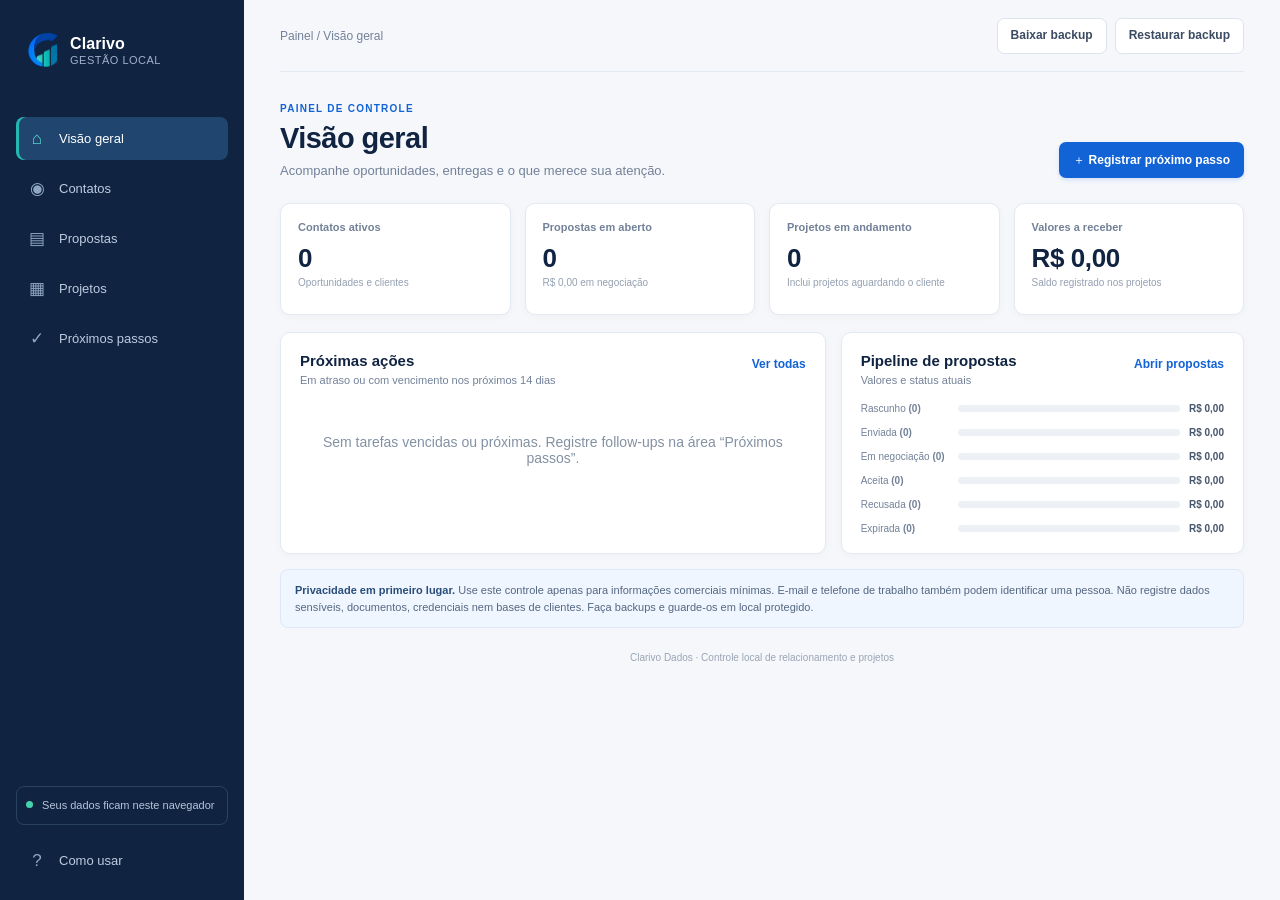
<file: gestao/index.html>
<!doctype html>
<html lang="pt-BR">
<head>
  <meta charset="utf-8">
  <meta name="viewport" content="width=device-width, initial-scale=1">
  <meta name="theme-color" content="#102341">
  <link rel="icon" type="image/png" href="./assets/favicon.png">
  <title>Gestão Clarivo — CRM local</title>
  <link rel="stylesheet" href="./style.css">
  <script src="./app.js" defer></script>
</head>
<body>
  <div class="app-shell">
    <aside class="sidebar">
      <a class="brand" href="#" aria-label="Clarivo Gestão">
        <img src="./assets/clarivo-mark.png" alt="">
        <span><strong>Clarivo</strong><small>gestão local</small></span>
      </a>
      <nav class="main-nav" aria-label="Navegação principal">
        <button class="nav-link active" data-view="dashboard"><span class="nav-icon">⌂</span>Visão geral</button>
        <button class="nav-link" data-view="clients"><span class="nav-icon">◉</span>Contatos</button>
        <button class="nav-link" data-view="proposals"><span class="nav-icon">▤</span>Propostas</button>
        <button class="nav-link" data-view="projects"><span class="nav-icon">▦</span>Projetos</button>
        <button class="nav-link" data-view="tasks"><span class="nav-icon">✓</span>Próximos passos</button>
      </nav>
      <div class="sidebar-bottom">
        <div class="local-badge"><span></span> Seus dados ficam neste navegador</div>
        <button class="nav-link" data-view="help"><span class="nav-icon">?</span>Como usar</button>
      </div>
    </aside>

    <main class="main-content">
      <header class="topbar">
        <div class="mobile-brand"><img src="./assets/clarivo-mark.png" alt=""><strong>Clarivo Gestão</strong></div>
        <div id="breadcrumb" class="breadcrumb">Painel / Visão geral</div>
        <div class="top-actions">
          <button class="button button-quiet" id="export-backup">Baixar backup</button>
          <label class="button button-quiet file-button" for="import-backup">Restaurar backup</label>
          <input id="import-backup" type="file" accept="application/json,.json" hidden>
        </div>
      </header>

      <div id="notice" class="notice" role="status" aria-live="polite" hidden></div>

      <section class="view active" id="view-dashboard">
        <div class="page-heading">
          <div><p class="eyebrow">PAINEL DE CONTROLE</p><h1>Visão geral</h1><p class="subtitle">Acompanhe oportunidades, entregas e o que merece sua atenção.</p></div>
          <button class="button button-primary" data-create="tasks">＋ Registrar próximo passo</button>
        </div>
        <div class="metric-grid" id="metrics"></div>
        <div class="dashboard-grid">
          <article class="panel">
            <div class="panel-heading"><div><h2>Próximas ações</h2><p>Em atraso ou com vencimento nos próximos 14 dias</p></div><button class="text-button" data-view="tasks">Ver todas</button></div>
            <div id="due-tasks" class="compact-list"></div>
          </article>
          <article class="panel">
            <div class="panel-heading"><div><h2>Pipeline de propostas</h2><p>Valores e status atuais</p></div><button class="text-button" data-view="proposals">Abrir propostas</button></div>
            <div id="pipeline" class="pipeline"></div>
          </article>
        </div>
        <div class="privacy-note"><strong>Privacidade em primeiro lugar.</strong> Use este controle apenas para informações comerciais mínimas. E-mail e telefone de trabalho também podem identificar uma pessoa. Não registre dados sensíveis, documentos, credenciais nem bases de clientes. Faça backups e guarde-os em local protegido.</div>
      </section>

      <section class="view" id="view-clients">
        <div class="page-heading">
          <div><p class="eyebrow">RELACIONAMENTO</p><h1>Contatos</h1><p class="subtitle">Leads, clientes e o próximo acompanhamento.</p></div>
          <button class="button button-primary" data-create="clients">＋ Novo contato</button>
        </div>
        <div class="panel table-panel">
          <div class="table-toolbar"><label class="search-box"><span>⌕</span><input type="search" placeholder="Buscar empresa, contato ou etapa…" data-search="clients"></label><button class="button button-quiet" data-export-csv="clients">Exportar CSV</button></div>
          <div class="table-wrap"><table><thead id="head-clients"></thead><tbody id="body-clients"></tbody></table></div>
          <div class="table-footer" id="footer-clients"></div>
        </div>
      </section>

      <section class="view" id="view-proposals">
        <div class="page-heading">
          <div><p class="eyebrow">VENDAS</p><h1>Propostas</h1><p class="subtitle">Registre escopo, valor, validade e resultado de cada proposta.</p></div>
          <button class="button button-primary" data-create="proposals">＋ Nova proposta</button>
        </div>
        <div class="panel table-panel">
          <div class="table-toolbar"><label class="search-box"><span>⌕</span><input type="search" placeholder="Buscar cliente, serviço ou status…" data-search="proposals"></label><button class="button button-quiet" data-export-csv="proposals">Exportar CSV</button></div>
          <div class="table-wrap"><table><thead id="head-proposals"></thead><tbody id="body-proposals"></tbody></table></div>
          <div class="table-footer" id="footer-proposals"></div>
        </div>
      </section>

      <section class="view" id="view-projects">
        <div class="page-heading">
          <div><p class="eyebrow">ENTREGA</p><h1>Projetos</h1><p class="subtitle">Acompanhe prazo, status, recebimentos e local dos documentos.</p></div>
          <button class="button button-primary" data-create="projects">＋ Novo projeto</button>
        </div>
        <div class="panel table-panel">
          <div class="table-toolbar"><label class="search-box"><span>⌕</span><input type="search" placeholder="Buscar projeto, cliente ou status…" data-search="projects"></label><button class="button button-quiet" data-export-csv="projects">Exportar CSV</button></div>
          <div class="table-wrap"><table><thead id="head-projects"></thead><tbody id="body-projects"></tbody></table></div>
          <div class="table-footer" id="footer-projects"></div>
        </div>
      </section>

      <section class="view" id="view-tasks">
        <div class="page-heading">
          <div><p class="eyebrow">ROTINA</p><h1>Próximos passos</h1><p class="subtitle">Registre follow-ups e tarefas pontuais para não perder o fio.</p></div>
          <button class="button button-primary" data-create="tasks">＋ Nova tarefa</button>
        </div>
        <div class="panel table-panel">
          <div class="table-toolbar"><label class="search-box"><span>⌕</span><input type="search" placeholder="Buscar tarefa, cliente ou status…" data-search="tasks"></label><button class="button button-quiet" data-export-csv="tasks">Exportar CSV</button></div>
          <div class="table-wrap"><table><thead id="head-tasks"></thead><tbody id="body-tasks"></tbody></table></div>
          <div class="table-footer" id="footer-tasks"></div>
        </div>
      </section>

      <section class="view" id="view-help">
        <div class="page-heading"><div><p class="eyebrow">COMECE POR AQUI</p><h1>Como usar</h1><p class="subtitle">Um controle leve para tocar a Clarivo sem contratar uma plataforma.</p></div></div>
        <div class="help-grid">
          <article class="panel help-card"><span class="help-number">01</span><h2>Cadastre um contato</h2><p>Registre empresa, pessoa de contato, origem, etapa comercial e a próxima data de acompanhamento.</p></article>
          <article class="panel help-card"><span class="help-number">02</span><h2>Acompanhe a proposta</h2><p>Associe uma proposta ao contato. Anote valor, validade, status e o caminho do arquivo da proposta preenchida.</p></article>
          <article class="panel help-card"><span class="help-number">03</span><h2>Organize a execução</h2><p>Quando fechar, crie um projeto, acompanhe prazo, saldo e caminho dos documentos. Use tarefas para follow-ups.</p></article>
          <article class="panel help-card"><span class="help-number">04</span><h2>Faça backup</h2><p>Baixe um backup JSON periodicamente e antes de trocar de navegador ou computador. Restaurar substitui os registros atuais.</p></article>
        </div>
        <article class="panel help-detail">
          <h2>Estrutura de pastas sugerida</h2>
          <p>Guarde os documentos do trabalho em pastas locais separadas por cliente e projeto. No campo “Pasta dos documentos”, registre apenas o caminho da pasta — não anexe bases nem arquivos pessoais ao sistema.</p>
          <pre>Clientes/
  Empresa - Projeto - AAAA-MM/
    01-Comercial/
    02-Contrato/
    03-Recebidos/       (acesso restrito e descarte no prazo acordado)
    04-Entregas/
    05-Financeiro/</pre>
          <h2>Cuidados importantes</h2>
          <ul>
            <li>O sistema funciona localmente e não envia dados para serviços externos. Os dados ficam no armazenamento deste navegador e perfil do computador.</li>
            <li>O armazenamento do navegador <strong>não é criptografado pelo aplicativo</strong>. Use um computador com conta protegida e criptografia de disco; não use em computador compartilhado.</li>
            <li>E-mail e telefone de trabalho também podem ser dados pessoais: registre só o necessário. Não guarde CPF/CNPJ de pessoas, dados bancários, senhas, dados sensíveis ou arquivos de clientes aqui.</li>
            <li>Mantenha apenas dados comerciais básicos e caminhos de documentos.</li>
            <li>O backup JSON é legível e não criptografado. Proteja-o como informação confidencial e evite colocá-lo em pasta sincronizada ou compartilhada sem avaliar o acesso.</li>
            <li>Este é um controle operacional simples, não substitui contrato, armazenamento seguro de arquivos, sistema contábil ou orientação jurídica.</li>
          </ul>
          <div class="help-actions"><button class="button button-primary" id="help-export">Baixar backup agora</button><label class="button button-quiet file-button" for="import-backup">Restaurar backup</label><button class="button button-quiet" data-view="dashboard">Voltar ao painel</button></div>
        </article>
      </section>

      <footer class="app-footer">Clarivo Dados · Controle local de relacionamento e projetos</footer>
    </main>
  </div>

  <dialog id="record-dialog" class="record-dialog">
    <form id="record-form" method="dialog">
      <div class="dialog-heading"><div><p class="eyebrow" id="form-eyebrow">REGISTRO</p><h2 id="form-title">Novo registro</h2></div><button type="button" class="icon-button" id="close-dialog" aria-label="Fechar">×</button></div>
      <div id="form-fields" class="form-grid"></div>
      <div class="dialog-actions"><button type="button" class="button button-quiet" id="cancel-dialog">Cancelar</button><button type="submit" class="button button-primary">Salvar registro</button></div>
    </form>
  </dialog>
</body>
</html>
</file>
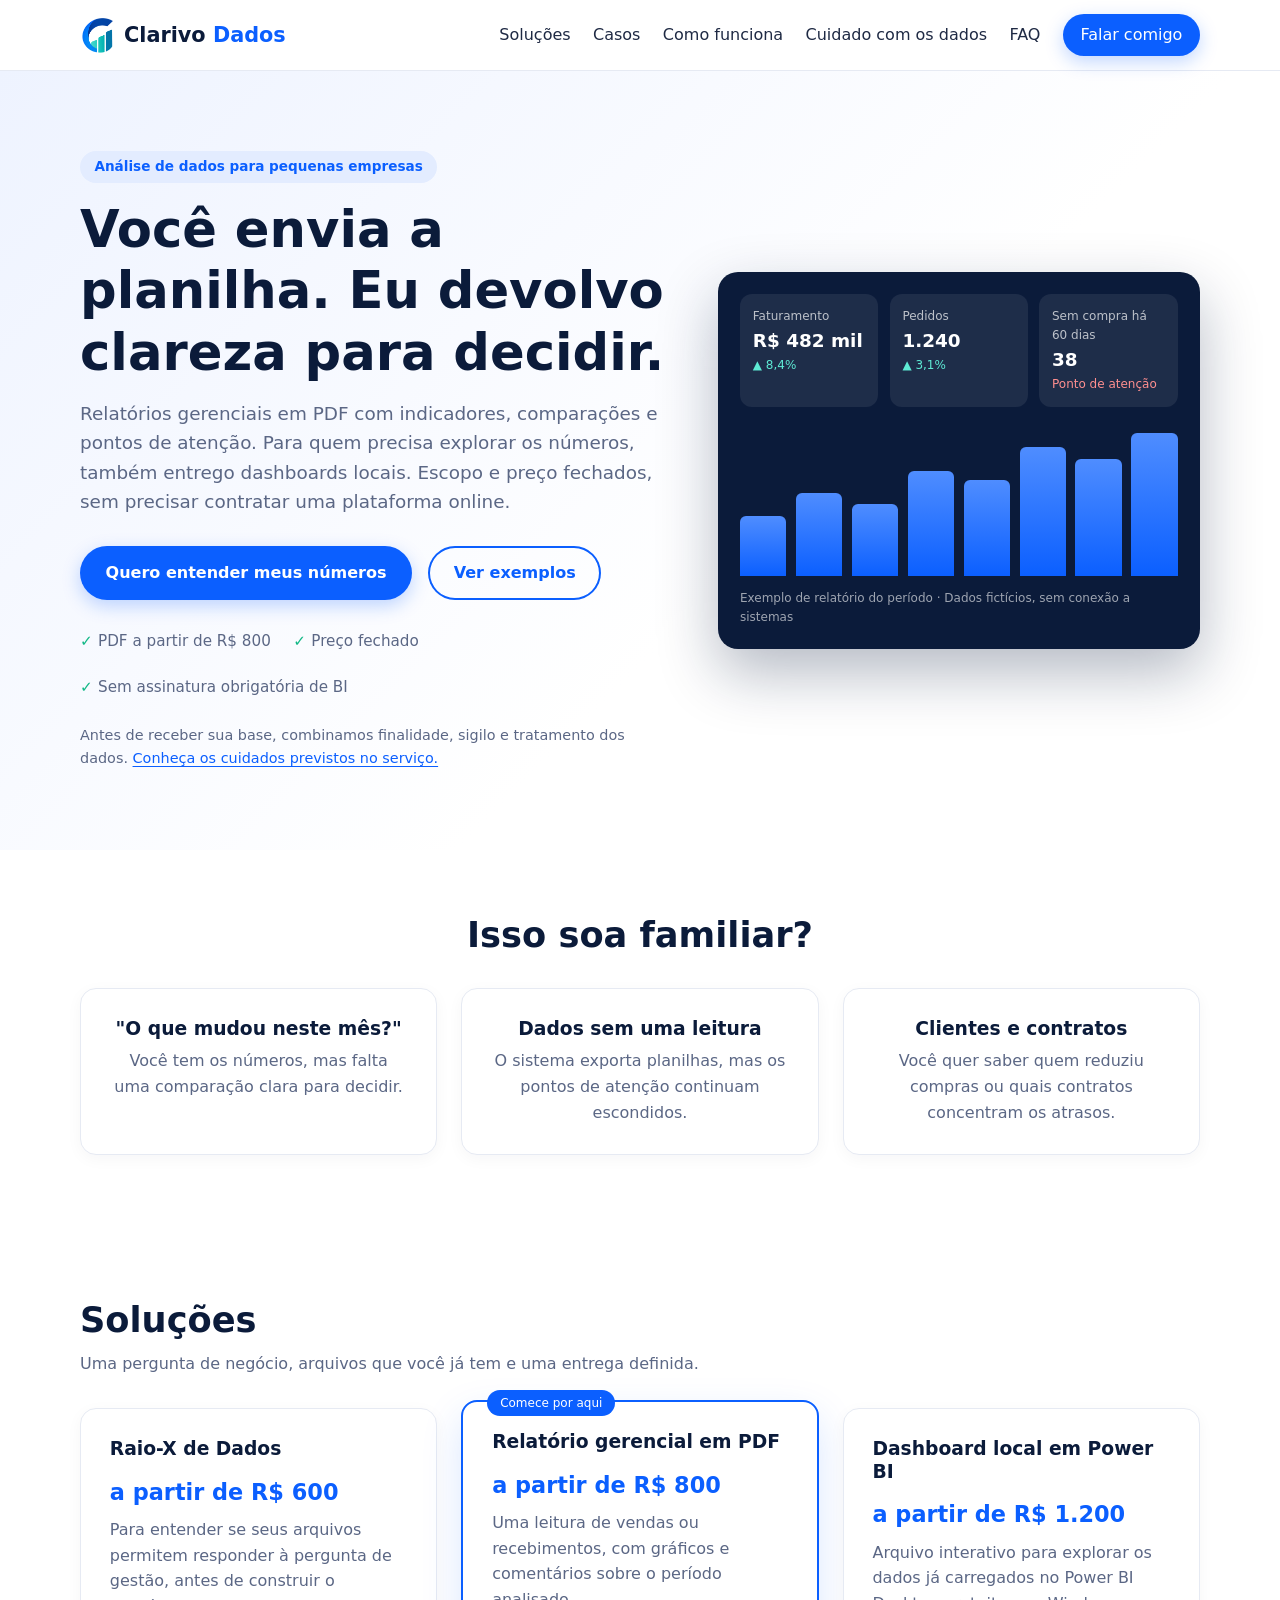
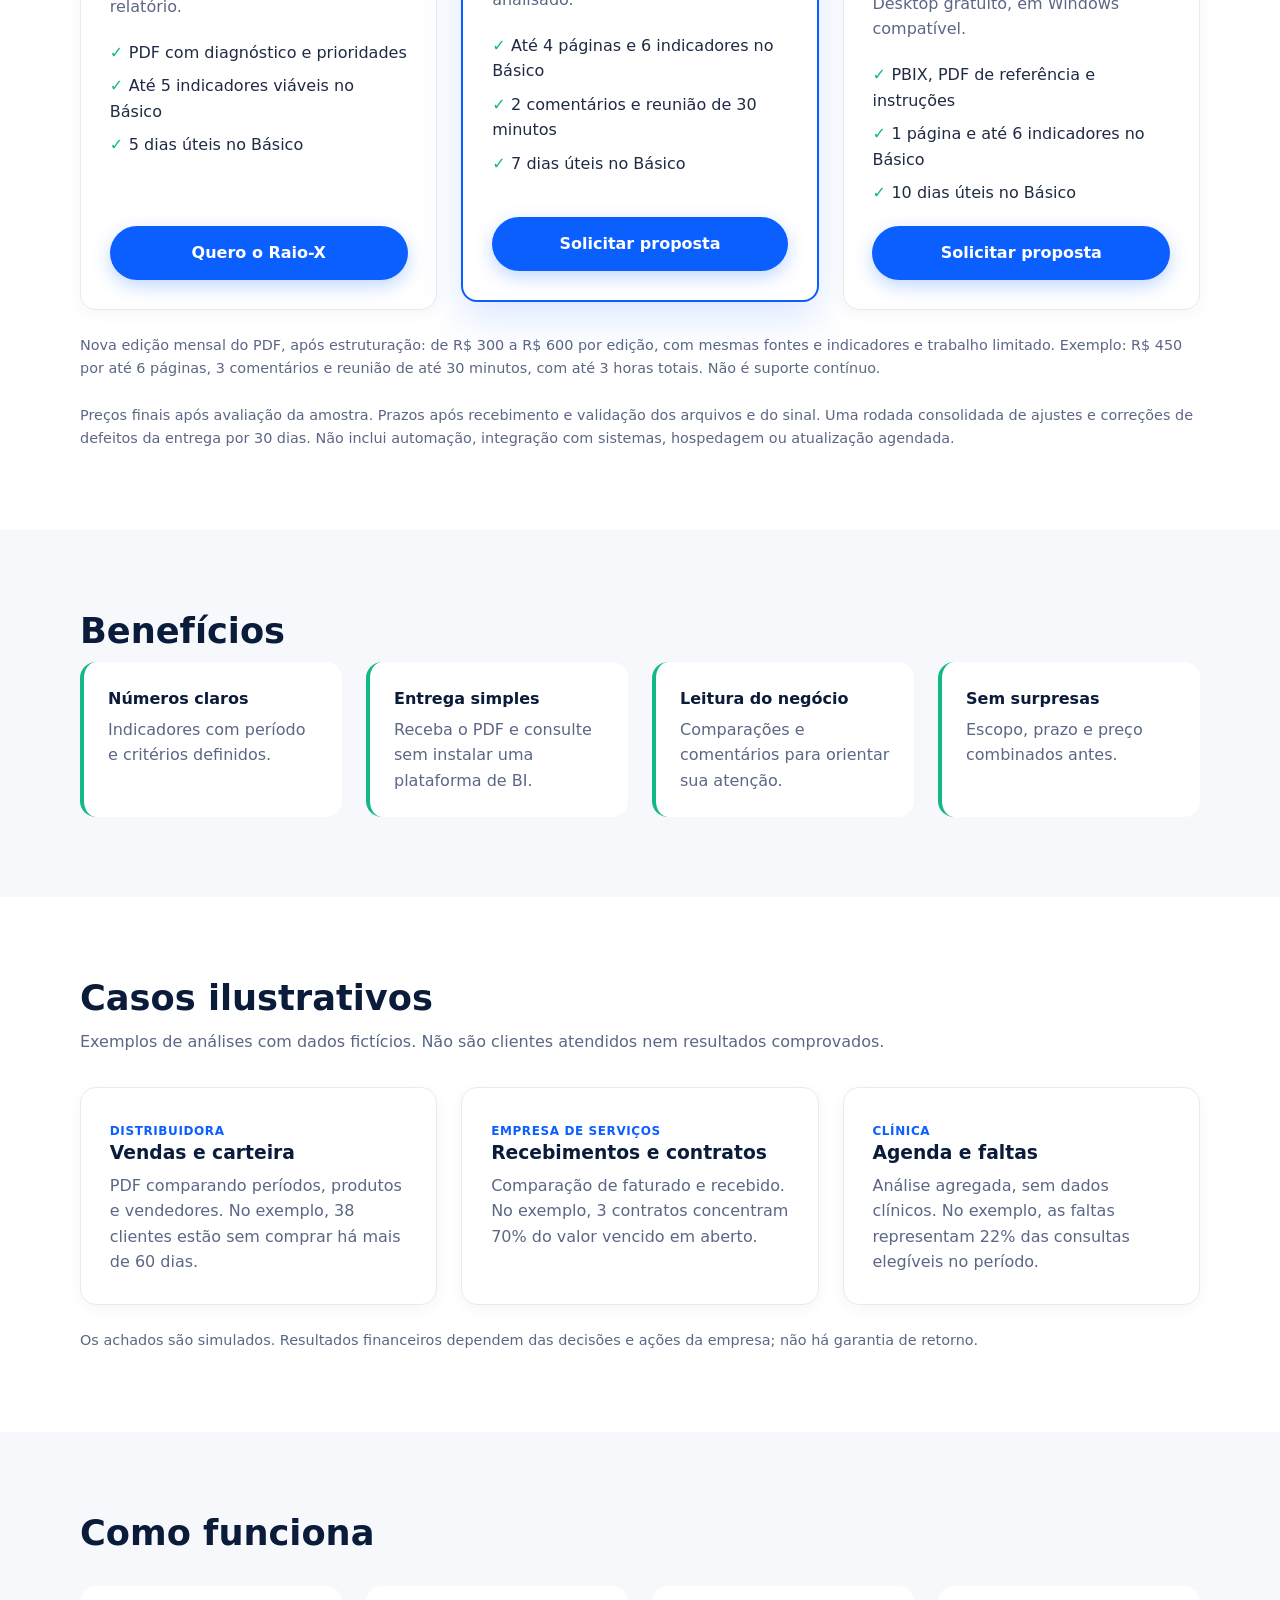
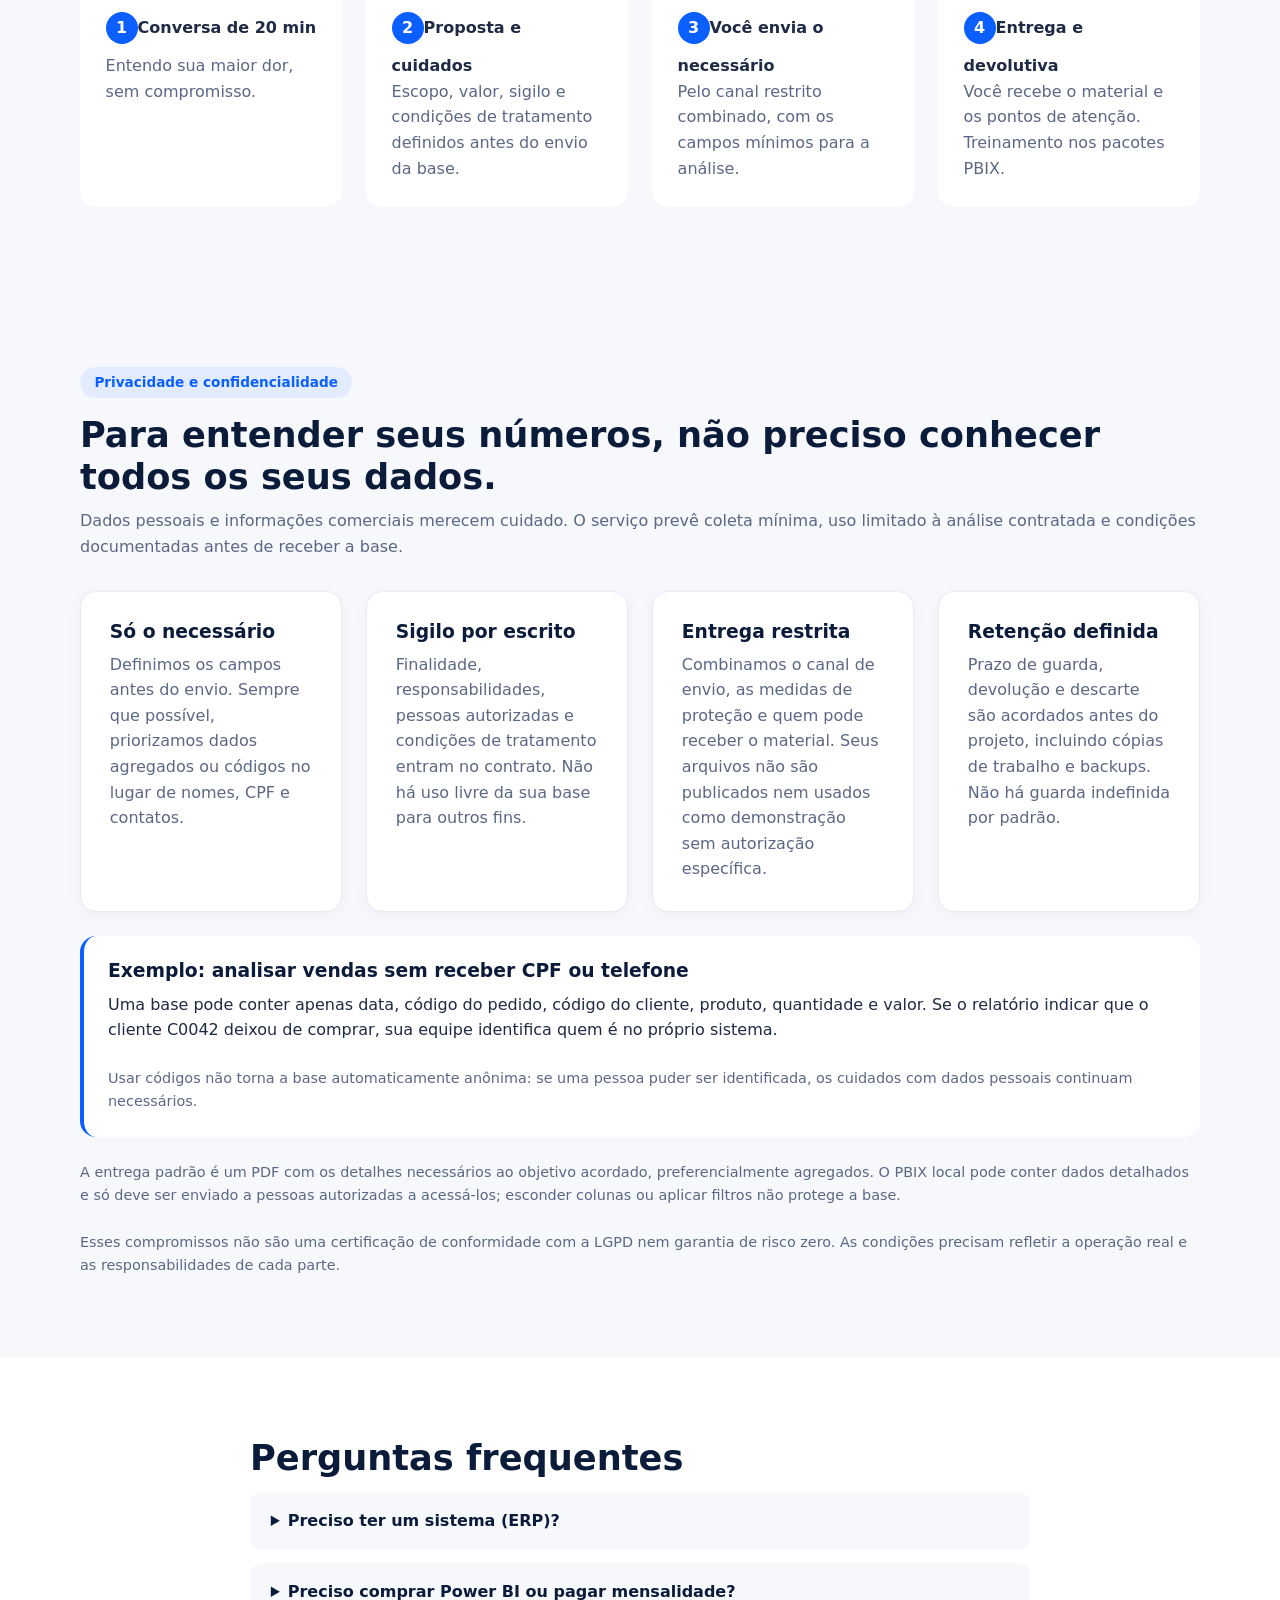
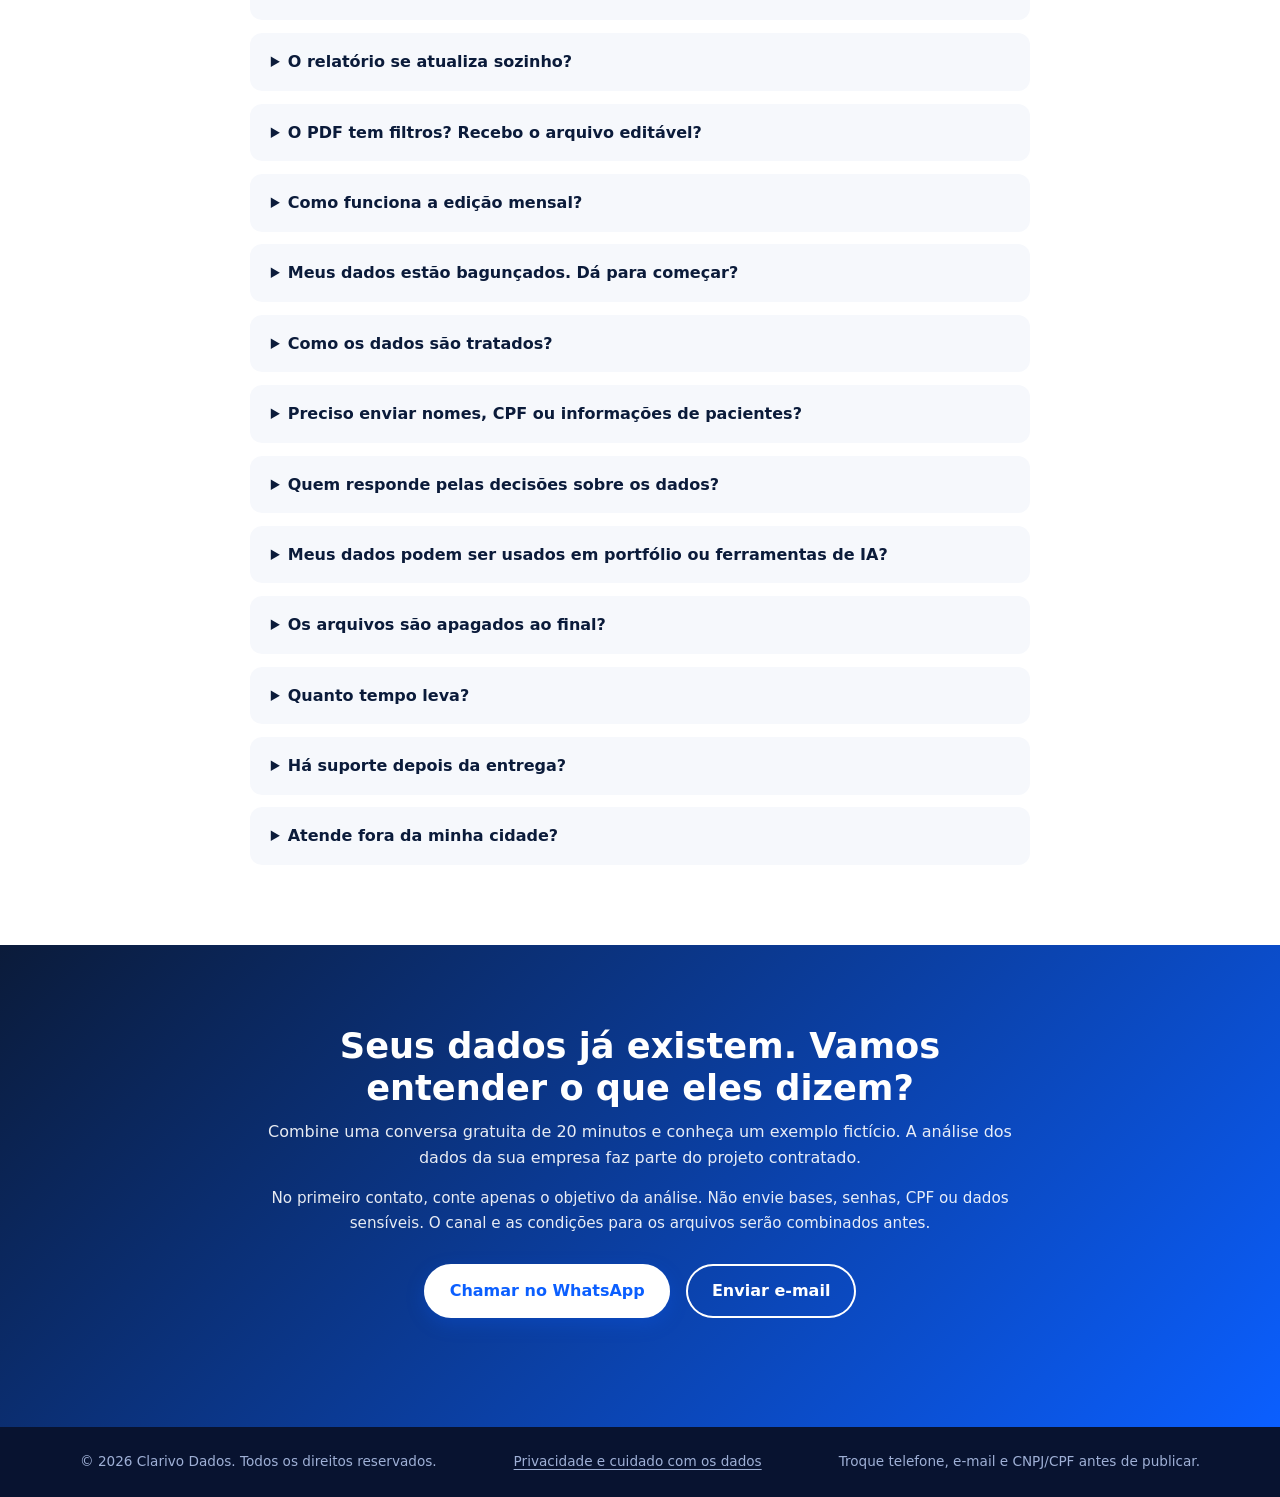
<file: landing/index.html>
<!DOCTYPE html>
<html lang="pt-BR">
<head>
<meta charset="UTF-8">
<meta name="viewport" content="width=device-width, initial-scale=1">
<title>Clarivo Dados | Relatórios gerenciais em PDF e dashboards locais</title>
<meta name="description" content="Transforme suas planilhas em relatórios gerenciais em PDF e dashboards locais. Análise com escopo e preço fechados, sem assinatura obrigatória de BI.">
<meta name="theme-color" content="#ffffff">
<link rel="icon" type="image/png" sizes="64x64" href="favicon.png">
<link rel="stylesheet" href="style.css">
</head>
<body>

<header class="nav">
  <div class="container nav-inner">
    <a class="logo" href="#" aria-label="Clarivo Dados — início">
      <img class="logo-mark" src="clarivo-mark.png" alt="">
      <span class="logo-name">Clarivo <span>Dados</span></span>
    </a>
    <nav>
      <a href="#solucoes">Soluções</a>
      <a href="#casos">Casos</a>
      <a href="#como">Como funciona</a>
      <a href="#dados">Cuidado com os dados</a>
      <a href="#faq">FAQ</a>
      <a class="btn btn-sm" href="#contato">Falar comigo</a>
    </nav>
  </div>
</header>

<section class="hero">
  <div class="container hero-grid">
    <div>
      <span class="tag">Análise de dados para pequenas empresas</span>
      <h1>Você envia a planilha. Eu devolvo clareza para decidir.</h1>
      <p class="lead">Relatórios gerenciais em PDF com indicadores, comparações e pontos de atenção. Para quem precisa explorar os números, também entrego dashboards locais. Escopo e preço fechados, sem precisar contratar uma plataforma online.</p>
      <div class="cta-row">
        <a class="btn" href="#contato">Quero entender meus números</a>
        <a class="btn btn-ghost" href="#casos">Ver exemplos</a>
      </div>
      <ul class="trust">
        <li>PDF a partir de R$ 800</li>
        <li>Preço fechado</li>
        <li>Sem assinatura obrigatória de BI</li>
      </ul>
      <p class="note">Antes de receber sua base, combinamos finalidade, sigilo e tratamento dos dados. <a href="#dados">Conheça os cuidados previstos no serviço.</a></p>
    </div>
    <div class="mock" aria-hidden="true">
      <div class="mock-kpis">
        <div><small>Faturamento</small><b>R$ 482 mil</b><em class="up">▲ 8,4%</em></div>
        <div><small>Pedidos</small><b>1.240</b><em class="up">▲ 3,1%</em></div>
        <div><small>Sem compra há 60 dias</small><b>38</b><em class="down">Ponto de atenção</em></div>
      </div>
      <div class="bars">
        <span style="height:40%"></span><span style="height:55%"></span><span style="height:48%"></span>
        <span style="height:70%"></span><span style="height:64%"></span><span style="height:86%"></span>
        <span style="height:78%"></span><span style="height:95%"></span>
      </div>
      <p class="mock-note">Exemplo de relatório do período · Dados fictícios, sem conexão a sistemas</p>
    </div>
  </div>
</section>

<section class="problems">
  <div class="container">
    <h2>Isso soa familiar?</h2>
    <div class="grid-3">
      <div class="card"><h3>"O que mudou neste mês?"</h3><p>Você tem os números, mas falta uma comparação clara para decidir.</p></div>
      <div class="card"><h3>Dados sem uma leitura</h3><p>O sistema exporta planilhas, mas os pontos de atenção continuam escondidos.</p></div>
      <div class="card"><h3>Clientes e contratos</h3><p>Você quer saber quem reduziu compras ou quais contratos concentram os atrasos.</p></div>
    </div>
  </div>
</section>

<section id="solucoes" class="section">
  <div class="container">
    <h2>Soluções</h2>
    <p class="sub">Uma pergunta de negócio, arquivos que você já tem e uma entrega definida.</p>
    <div class="grid-3">
      <article class="card plan">
        <h3>Raio-X de Dados</h3>
        <p class="price">a partir de R$ 600</p>
        <p>Para entender se seus arquivos permitem responder à pergunta de gestão, antes de construir o relatório.</p>
        <ul><li>PDF com diagnóstico e prioridades</li><li>Até 5 indicadores viáveis no Básico</li><li>5 dias úteis no Básico</li></ul>
        <a class="btn btn-block" href="#contato">Quero o Raio-X</a>
      </article>
      <article class="card plan featured">
        <span class="badge">Comece por aqui</span>
        <h3>Relatório gerencial em PDF</h3>
        <p class="price">a partir de R$ 800</p>
        <p>Uma leitura de vendas ou recebimentos, com gráficos e comentários sobre o período analisado.</p>
        <ul><li>Até 4 páginas e 6 indicadores no Básico</li><li>2 comentários e reunião de 30 minutos</li><li>7 dias úteis no Básico</li></ul>
        <a class="btn btn-block" href="#contato">Solicitar proposta</a>
      </article>
      <article class="card plan">
        <h3>Dashboard local em Power BI</h3>
        <p class="price">a partir de R$ 1.200</p>
        <p>Arquivo interativo para explorar os dados já carregados no Power BI Desktop gratuito, em Windows compatível.</p>
        <ul><li>PBIX, PDF de referência e instruções</li><li>1 página e até 6 indicadores no Básico</li><li>10 dias úteis no Básico</li></ul>
        <a class="btn btn-block" href="#contato">Solicitar proposta</a>
      </article>
    </div>
    <p class="note">Nova edição mensal do PDF, após estruturação: de R$ 300 a R$ 600 por edição, com mesmas fontes e indicadores e trabalho limitado. Exemplo: R$ 450 por até 6 páginas, 3 comentários e reunião de até 30 minutos, com até 3 horas totais. Não é suporte contínuo.</p>
    <p class="note">Preços finais após avaliação da amostra. Prazos após recebimento e validação dos arquivos e do sinal. Uma rodada consolidada de ajustes e correções de defeitos da entrega por 30 dias. Não inclui automação, integração com sistemas, hospedagem ou atualização agendada.</p>
  </div>
</section>

<section class="section alt">
  <div class="container">
    <h2>Benefícios</h2>
    <div class="grid-4">
      <div class="benefit"><b>Números claros</b><p>Indicadores com período e critérios definidos.</p></div>
      <div class="benefit"><b>Entrega simples</b><p>Receba o PDF e consulte sem instalar uma plataforma de BI.</p></div>
      <div class="benefit"><b>Leitura do negócio</b><p>Comparações e comentários para orientar sua atenção.</p></div>
      <div class="benefit"><b>Sem surpresas</b><p>Escopo, prazo e preço combinados antes.</p></div>
    </div>
  </div>
</section>

<section id="casos" class="section">
  <div class="container">
    <h2>Casos ilustrativos</h2>
    <p class="sub">Exemplos de análises com dados fictícios. Não são clientes atendidos nem resultados comprovados.</p>
    <div class="grid-3">
      <div class="card case"><small>Distribuidora</small><h3>Vendas e carteira</h3><p>PDF comparando períodos, produtos e vendedores. No exemplo, 38 clientes estão sem comprar há mais de 60 dias.</p></div>
      <div class="card case"><small>Empresa de serviços</small><h3>Recebimentos e contratos</h3><p>Comparação de faturado e recebido. No exemplo, 3 contratos concentram 70% do valor vencido em aberto.</p></div>
      <div class="card case"><small>Clínica</small><h3>Agenda e faltas</h3><p>Análise agregada, sem dados clínicos. No exemplo, as faltas representam 22% das consultas elegíveis no período.</p></div>
    </div>
    <p class="note">Os achados são simulados. Resultados financeiros dependem das decisões e ações da empresa; não há garantia de retorno.</p>
  </div>
</section>

<section id="como" class="section alt">
  <div class="container">
    <h2>Como funciona</h2>
    <ol class="steps">
      <li><b>Conversa de 20 min</b><p>Entendo sua maior dor, sem compromisso.</p></li>
      <li><b>Proposta e cuidados</b><p>Escopo, valor, sigilo e condições de tratamento definidos antes do envio da base.</p></li>
      <li><b>Você envia o necessário</b><p>Pelo canal restrito combinado, com os campos mínimos para a análise.</p></li>
      <li><b>Entrega e devolutiva</b><p>Você recebe o material e os pontos de atenção. Treinamento nos pacotes PBIX.</p></li>
    </ol>
  </div>
</section>

<section id="dados" class="section alt" aria-labelledby="dados-titulo">
  <div class="container">
    <span class="tag">Privacidade e confidencialidade</span>
    <h2 id="dados-titulo">Para entender seus números, não preciso conhecer todos os seus dados.</h2>
    <p class="sub">Dados pessoais e informações comerciais merecem cuidado. O serviço prevê coleta mínima, uso limitado à análise contratada e condições documentadas antes de receber a base.</p>
    <div class="grid-4">
      <article class="card">
        <h3>Só o necessário</h3>
        <p>Definimos os campos antes do envio. Sempre que possível, priorizamos dados agregados ou códigos no lugar de nomes, CPF e contatos.</p>
      </article>
      <article class="card">
        <h3>Sigilo por escrito</h3>
        <p>Finalidade, responsabilidades, pessoas autorizadas e condições de tratamento entram no contrato. Não há uso livre da sua base para outros fins.</p>
      </article>
      <article class="card">
        <h3>Entrega restrita</h3>
        <p>Combinamos o canal de envio, as medidas de proteção e quem pode receber o material. Seus arquivos não são publicados nem usados como demonstração sem autorização específica.</p>
      </article>
      <article class="card">
        <h3>Retenção definida</h3>
        <p>Prazo de guarda, devolução e descarte são acordados antes do projeto, incluindo cópias de trabalho e backups. Não há guarda indefinida por padrão.</p>
      </article>
    </div>
    <div class="data-example">
      <h3>Exemplo: analisar vendas sem receber CPF ou telefone</h3>
      <p>Uma base pode conter apenas data, código do pedido, código do cliente, produto, quantidade e valor. Se o relatório indicar que o cliente C0042 deixou de comprar, sua equipe identifica quem é no próprio sistema.</p>
      <p class="note">Usar códigos não torna a base automaticamente anônima: se uma pessoa puder ser identificada, os cuidados com dados pessoais continuam necessários.</p>
    </div>
    <p class="note">A entrega padrão é um PDF com os detalhes necessários ao objetivo acordado, preferencialmente agregados. O PBIX local pode conter dados detalhados e só deve ser enviado a pessoas autorizadas a acessá-los; esconder colunas ou aplicar filtros não protege a base.</p>
    <p class="note">Esses compromissos não são uma certificação de conformidade com a LGPD nem garantia de risco zero. As condições precisam refletir a operação real e as responsabilidades de cada parte.</p>
  </div>
</section>

<section id="faq" class="section">
  <div class="container narrow">
    <h2>Perguntas frequentes</h2>
    <details><summary>Preciso ter um sistema (ERP)?</summary><p>Não. Recebo Excel ou CSV. Se os dados estiverem em um sistema, sua equipe faz a exportação. Não acesso bancos de produção nem configuro integrações nesta oferta.</p></details>
    <details><summary>Preciso comprar Power BI ou pagar mensalidade?</summary><p>Para receber o PDF, basta um leitor de PDF. Para consultar o PBIX local, é necessário Power BI Desktop gratuito em Windows compatível. Não há assinatura obrigatória de BI nesse modelo; computador e outras ferramentas próprias continuam por conta de cada parte.</p></details>
    <details><summary>O relatório se atualiza sozinho?</summary><p>Não. O PDF é uma fotografia do período enviado. Uma nova edição depende de novos arquivos e contratação. O PBIX permite explorar os dados já carregados; atualização local manual só entra nos pacotes que a descrevem. Não vendo atualização automática ou tempo real nesta fase.</p></details>
    <details><summary>O PDF tem filtros? Recebo o arquivo editável?</summary><p>O PDF não tem filtros interativos. Se contratar o dashboard local, você recebe o PBIX. Outros arquivos editáveis não estão incluídos por padrão.</p></details>
    <details><summary>Como funciona a edição mensal?</summary><p>Após estruturar o relatório, você pode contratar uma edição por mês, de R$ 300 a R$ 600. Você envia uma base no mesmo formato; entrego o PDF em até 5 dias úteis após validação. O escopo é limitado e não inclui mudanças de modelo ou suporte entre edições.</p></details>
    <details><summary>Meus dados estão bagunçados. Dá para começar?</summary><p>O Raio-X avalia a viabilidade e indica prioridades. Saneamento extenso não entra automaticamente no preço do relatório; qualquer trabalho adicional depende de orçamento aprovado.</p></details>
    <details><summary>Como os dados são tratados?</summary><p>Combinamos sigilo, dados mínimos, canal restrito, destinatários e prazo de descarte. O PBIX pode conter dados detalhados; filtros não são barreira de acesso. Não envie dados pessoais ou clínicos desnecessários.</p></details>
    <details><summary>Preciso enviar nomes, CPF ou informações de pacientes?</summary><p>Na maioria das análises comerciais, não. Primeiro definimos os campos necessários. Para orçamento, prefira a estrutura das colunas ou uma amostra fictícia. Não envie prontuários, dados de saúde ou outros dados pessoais desnecessários.</p></details>
    <details><summary>Quem responde pelas decisões sobre os dados?</summary><p>Em geral, sua empresa define a finalidade e a base legal como controladora, e eu executo a análise conforme instruções documentadas, como operador. Os papéis dependem da atuação real e são avaliados no contrato; ele não elimina as obrigações de nenhuma parte.</p></details>
    <details><summary>Meus dados podem ser usados em portfólio ou ferramentas de IA?</summary><p>Não há autorização presumida para portfólio, divulgação ou envio a ferramentas de IA. Fornecedores que precisem tratar dados devem ser avaliados e previstos nas condições acordadas antes do uso. Os exemplos desta página usam dados fictícios.</p></details>
    <details><summary>Os arquivos são apagados ao final?</summary><p>O contrato define prazo, forma de devolução ou descarte e tratamento de backups. Se houver necessidade de retenção para outra edição ou obrigação legal, sua finalidade e duração precisam ser documentadas. Não existe um prazo único de guarda para todos os projetos.</p></details>
    <details><summary>Quanto tempo leva?</summary><p>Conforme o pacote: Raio-X de 5 a 10 dias úteis; PDF de 7 a 12; dashboard local de 10 a 15. O prazo começa após sinal e validação dos arquivos. Pendências exigem reprogramação.</p></details>
    <details><summary>Há suporte depois da entrega?</summary><p>Uma rodada consolidada de ajustes está inclusa, além de correções de defeitos da entrega por 30 dias. Novos dados, indicadores e fontes exigem outro escopo. Não há atendimento contínuo ou emergencial.</p></details>
    <details><summary>Atende fora da minha cidade?</summary><p>Sim, remotamente. Reuniões à noite ou aos sábados, em horários combinados antes da contratação.</p></details>
  </div>
</section>

<section id="contato" class="cta">
  <div class="container narrow center">
    <h2>Seus dados já existem. Vamos entender o que eles dizem?</h2>
    <p>Combine uma conversa gratuita de 20 minutos e conheça um exemplo fictício. A análise dos dados da sua empresa faz parte do projeto contratado.</p>
    <p class="contact-privacy">No primeiro contato, conte apenas o objetivo da análise. Não envie bases, senhas, CPF ou dados sensíveis. O canal e as condições para os arquivos serão combinados antes.</p>
    <div class="cta-row center">
      <a class="btn btn-light" href="https://wa.me/5500000000000?text=Ol%C3%A1!%20Quero%20conhecer%20o%20relat%C3%B3rio%20gerencial%20em%20PDF.">Chamar no WhatsApp</a>
      <a class="btn btn-outline" href="mailto:contato@seudominio.com.br">Enviar e-mail</a>
    </div>
  </div>
</section>

<footer>
  <div class="container foot">
    <span>© 2026 Clarivo Dados. Todos os direitos reservados.</span>
    <a href="#dados">Privacidade e cuidado com os dados</a>
    <span>Troque telefone, e-mail e CNPJ/CPF antes de publicar.</span>
  </div>
</footer>

</body>
</html>
</file>
<file: gestao/style.css>
:root {
  color-scheme: light;
  --navy: #102341;
  --navy-2: #19385d;
  --blue: #1263d6;
  --blue-soft: #edf5ff;
  --teal: #24b7b0;
  --ink: #25354b;
  --muted: #728198;
  --line: #e3e9f1;
  --surface: #fff;
  --canvas: #f5f7fb;
  --success: #14845c;
  --warning: #b36b0c;
  --danger: #b84242;
  font-family: Inter, "Segoe UI", Arial, sans-serif;
  font-synthesis: none;
}

* { box-sizing: border-box; }
body { margin: 0; background: var(--canvas); color: var(--ink); font-size: 14px; }
button, input, select, textarea { font: inherit; }
button, label.file-button { cursor: pointer; }
button:focus-visible, input:focus-visible, select:focus-visible, textarea:focus-visible, a:focus-visible { outline: 3px solid #87b8ff; outline-offset: 2px; }
.app-shell { min-height: 100vh; }

.sidebar {
  position: fixed; inset: 0 auto 0 0; z-index: 5; width: 244px; padding: 25px 16px 18px;
  background: var(--navy); color: #d9e5f4; display: flex; flex-direction: column;
}
.brand { height: 50px; padding: 0 10px; display: flex; align-items: center; gap: 10px; color: white; text-decoration: none; }
.brand img, .mobile-brand img { width: 34px; height: 34px; object-fit: contain; }
.brand span { display: flex; flex-direction: column; gap: 1px; }
.brand strong { font-size: 16px; letter-spacing: .1px; }
.brand small { color: #9fb1ca; font-size: 11px; letter-spacing: .5px; text-transform: uppercase; }
.main-nav { display: grid; gap: 7px; margin-top: 42px; }
.nav-link {
  display: flex; align-items: center; gap: 13px; width: 100%; min-height: 43px; border: 0; border-radius: 8px;
  padding: 0 12px; background: transparent; color: #bdcce0; text-align: left; font-size: 13px;
}
.nav-link:hover { color: white; background: #1a3457; }
.nav-link.active { color: white; background: #20456f; box-shadow: inset 3px 0 var(--teal); }
.nav-icon { display: inline-grid; place-items: center; width: 18px; color: #8fa7c5; font-size: 17px; }
.nav-link.active .nav-icon { color: #5ce0d4; }
.sidebar-bottom { margin-top: auto; display: grid; gap: 14px; }
.local-badge { padding: 11px 9px; border: 1px solid #2a4261; border-radius: 8px; color: #b5c5d9; font-size: 11px; line-height: 1.4; }
.local-badge span { display: inline-block; width: 7px; height: 7px; margin: 0 6px 1px 0; border-radius: 50%; background: #47d2ae; }

.main-content { min-height: 100vh; margin-left: 244px; padding: 0 36px 26px; }
.topbar { height: 72px; display: flex; justify-content: space-between; align-items: center; border-bottom: 1px solid var(--line); }
.breadcrumb { color: var(--muted); font-size: 12px; }
.top-actions { display: flex; align-items: center; gap: 8px; }
.mobile-brand { display: none; }
.view { display: none; padding-top: 31px; }
.view.active { display: block; }
.page-heading { margin: 0 0 25px; display: flex; justify-content: space-between; align-items: end; gap: 20px; }
.eyebrow { margin: 0 0 8px; color: var(--blue); font-size: 10px; font-weight: 800; letter-spacing: 1.25px; }
h1 { margin: 0; color: var(--navy); font-size: 29px; line-height: 1.15; letter-spacing: -.55px; }
.subtitle { margin: 8px 0 0; color: var(--muted); font-size: 13px; }

.button { min-height: 36px; padding: 0 13px; border: 1px solid transparent; border-radius: 7px; font-size: 12px; font-weight: 650; white-space: nowrap; transition: background .15s, border-color .15s; }
.button-primary { background: var(--blue); color: white; box-shadow: 0 2px 4px #1263d626; }
.button-primary:hover { background: #0d54bc; }
.button-quiet { background: white; color: #3b4b62; border-color: #dce3ec; }
.button-quiet:hover { background: #f6f8fb; border-color: #b9c7d8; }
.text-button { padding: 5px 0; border: 0; background: none; color: var(--blue); font-size: 12px; font-weight: 650; }
.text-button:hover { text-decoration: underline; }

.metric-grid { display: grid; grid-template-columns: repeat(4, minmax(0, 1fr)); gap: 14px; margin-bottom: 17px; }
.metric-card, .panel { border: 1px solid var(--line); border-radius: 10px; background: var(--surface); box-shadow: 0 2px 8px #10234108; }
.metric-card { min-height: 112px; padding: 17px 17px 14px; }
.metric-label { color: var(--muted); font-size: 11px; font-weight: 650; }
.metric-value { margin: 10px 0 3px; color: var(--navy); font-size: 26px; font-weight: 750; letter-spacing: -.4px; }
.metric-hint { color: #94a0b1; font-size: 10px; }
.dashboard-grid { display: grid; grid-template-columns: 1.15fr .85fr; gap: 15px; }
.panel { padding: 19px; }
.panel-heading { display: flex; align-items: flex-start; justify-content: space-between; gap: 12px; margin-bottom: 14px; }
h2 { margin: 0; color: var(--navy); font-size: 15px; }
.panel-heading p { margin: 5px 0 0; color: var(--muted); font-size: 11px; }
.compact-list { display: grid; }
.compact-item { display: grid; grid-template-columns: 1fr auto; gap: 10px; align-items: center; padding: 11px 0; border-top: 1px solid #edf0f5; }
.compact-item:first-child { border-top: 0; }
.compact-title { color: var(--ink); font-size: 12px; font-weight: 650; }
.compact-meta { margin-top: 4px; color: var(--muted); font-size: 10px; }
.compact-date { color: var(--muted); font-size: 10px; text-align: right; }
.compact-date.overdue { color: var(--danger); font-weight: 700; }
.pipeline { display: grid; gap: 13px; padding-top: 3px; }
.pipeline-row { display: grid; grid-template-columns: 88px 1fr auto; align-items: center; gap: 9px; }
.pipeline-label { color: var(--muted); font-size: 10px; }
.pipeline-track { height: 7px; overflow: hidden; border-radius: 9px; background: #edf1f6; }
.pipeline-fill { height: 100%; border-radius: inherit; background: linear-gradient(90deg, #1263d6, #27b9b1); }
.pipeline-fill.w-0 { width: 0; }
.pipeline-fill.w-5 { width: 5%; }
.pipeline-fill.w-10 { width: 10%; }
.pipeline-fill.w-15 { width: 15%; }
.pipeline-fill.w-20 { width: 20%; }
.pipeline-fill.w-25 { width: 25%; }
.pipeline-fill.w-30 { width: 30%; }
.pipeline-fill.w-35 { width: 35%; }
.pipeline-fill.w-40 { width: 40%; }
.pipeline-fill.w-45 { width: 45%; }
.pipeline-fill.w-50 { width: 50%; }
.pipeline-fill.w-55 { width: 55%; }
.pipeline-fill.w-60 { width: 60%; }
.pipeline-fill.w-65 { width: 65%; }
.pipeline-fill.w-70 { width: 70%; }
.pipeline-fill.w-75 { width: 75%; }
.pipeline-fill.w-80 { width: 80%; }
.pipeline-fill.w-85 { width: 85%; }
.pipeline-fill.w-90 { width: 90%; }
.pipeline-fill.w-95 { width: 95%; }
.pipeline-fill.w-100 { width: 100%; }
.pipeline-value { color: #45556b; font-size: 10px; font-weight: 650; text-align: right; }
.privacy-note { margin-top: 15px; border: 1px solid #dce8f7; border-radius: 8px; padding: 12px 14px; background: #f0f6ff; color: #536780; font-size: 11px; line-height: 1.5; }
.privacy-note strong { color: #294d79; }

.table-panel { padding: 0; overflow: hidden; }
.table-toolbar { min-height: 64px; display: flex; justify-content: space-between; align-items: center; gap: 12px; padding: 12px 16px; border-bottom: 1px solid var(--line); }
.search-box { display: flex; align-items: center; gap: 8px; width: min(380px, 100%); height: 36px; border: 1px solid #dce3ec; border-radius: 7px; padding: 0 10px; color: #8b98aa; background: white; }
.search-box input { width: 100%; padding: 0; border: 0; outline: 0; color: var(--ink); background: transparent; font-size: 12px; }
.search-box input::placeholder { color: #98a4b3; }
.table-wrap { width: 100%; overflow-x: auto; }
table { width: 100%; border-collapse: collapse; text-align: left; white-space: nowrap; }
thead { background: #f8fafd; }
th { height: 39px; padding: 0 13px; color: #718097; font-size: 10px; font-weight: 700; }
td { height: 52px; max-width: 260px; padding: 8px 13px; border-top: 1px solid #edf0f5; color: #4d5d73; font-size: 11px; overflow: hidden; text-overflow: ellipsis; }
td.primary-cell { color: var(--navy); font-weight: 650; }
.empty-state { padding: 34px 15px; color: #8491a3; text-align: center; white-space: normal; }
.table-footer { min-height: 36px; padding: 9px 16px; border-top: 1px solid #edf0f5; color: #8290a2; font-size: 10px; }
.row-actions { display: flex; align-items: center; gap: 5px; }
.row-action { padding: 4px 7px; border: 0; border-radius: 5px; background: transparent; color: var(--blue); font-size: 10px; }
.row-action:hover { background: var(--blue-soft); }
.row-action.delete { color: var(--danger); }
.status-pill { display: inline-block; padding: 4px 8px; border-radius: 99px; background: #f0f3f8; color: #58677d; font-size: 9px; font-weight: 700; }
.status-pill.good { background: #e8f6ef; color: #12734d; }
.status-pill.warn { background: #fff3dc; color: #9e5f05; }
.status-pill.bad { background: #fceaea; color: #a83939; }
.status-pill.info { background: #eaf2ff; color: #255eaf; }

.help-grid { display: grid; grid-template-columns: repeat(2, minmax(0, 1fr)); gap: 13px; }
.help-card { position: relative; min-height: 145px; padding: 20px; }
.help-number { display: inline-grid; place-items: center; width: 27px; height: 27px; margin-bottom: 14px; border-radius: 8px; background: var(--blue-soft); color: var(--blue); font-size: 11px; font-weight: 800; }
.help-card p, .help-detail p, .help-detail li { color: #64748a; font-size: 12px; line-height: 1.6; }
.help-card p { margin: 8px 0 0; }
.help-detail { margin-top: 14px; }
.help-detail h2:not(:first-child) { margin-top: 24px; }
.help-detail pre { overflow-x: auto; margin: 13px 0; border: 1px solid #e4eaf2; border-radius: 8px; padding: 14px; background: #f8fafd; color: #3d516e; font: 11px/1.65 ui-monospace, SFMono-Regular, Consolas, monospace; }
.help-detail ul { padding-left: 19px; }
.help-detail li { margin: 6px 0; }
.help-actions { display: flex; flex-wrap: wrap; gap: 8px; margin-top: 18px; }
.app-footer { padding: 24px 0 0; color: #9aa5b4; font-size: 10px; text-align: center; }

.notice { position: fixed; z-index: 20; top: 83px; right: 27px; max-width: min(420px, calc(100vw - 32px)); border: 1px solid #d1e7dc; border-radius: 8px; padding: 12px 16px; background: #f0fbf5; color: #176c49; box-shadow: 0 8px 30px #1023411a; font-size: 12px; }
.notice.error { border-color: #f0cccc; background: #fff5f5; color: #9d3535; }
.record-dialog { width: min(620px, calc(100% - 28px)); max-height: min(88vh, 800px); padding: 0; overflow: auto; border: 1px solid var(--line); border-radius: 13px; box-shadow: 0 20px 70px #10234140; }
.record-dialog::backdrop { background: #0b1b33a6; backdrop-filter: blur(2px); }
.record-dialog form { padding: 22px; }
.dialog-heading { display: flex; align-items: flex-start; justify-content: space-between; margin-bottom: 19px; }
.dialog-heading h2 { font-size: 21px; }
.icon-button { width: 32px; height: 32px; border: 1px solid var(--line); border-radius: 7px; background: white; color: #6b788b; font-size: 21px; line-height: 1; }
.form-grid { display: grid; grid-template-columns: repeat(2, minmax(0, 1fr)); gap: 14px; }
.field { display: grid; gap: 6px; }
.field.full { grid-column: 1 / -1; }
.field label { color: #53637a; font-size: 11px; font-weight: 700; }
.field input, .field select, .field textarea { width: 100%; min-height: 37px; border: 1px solid #d7e0eb; border-radius: 6px; padding: 8px 10px; background: white; color: var(--ink); font-size: 12px; }
.field textarea { min-height: 76px; resize: vertical; }
.field .help-text { color: #8793a3; font-size: 10px; line-height: 1.35; }
.dialog-actions { display: flex; justify-content: flex-end; gap: 8px; margin-top: 22px; padding-top: 15px; border-top: 1px solid var(--line); }

@media (max-width: 1100px) {
  .sidebar { width: 210px; }
  .main-content { margin-left: 210px; padding-right: 24px; padding-left: 24px; }
  .metric-grid { grid-template-columns: repeat(2, minmax(0, 1fr)); }
  .dashboard-grid { grid-template-columns: 1fr; }
}
@media (max-width: 720px) {
  .sidebar { position: sticky; top: 0; inset: auto; width: 100%; height: auto; padding: 0; background: var(--navy); }
  .brand, .sidebar-bottom { display: none; }
  .main-nav { display: flex; gap: 3px; margin: 0; padding: 7px 9px; overflow-x: auto; scrollbar-width: none; }
  .main-nav::-webkit-scrollbar { display: none; }
  .nav-link { flex: 0 0 auto; width: auto; min-height: 38px; gap: 7px; padding: 0 10px; font-size: 11px; }
  .nav-icon { width: auto; font-size: 15px; }
  .main-content { margin: 0; padding: 0 15px 22px; }
  .topbar { height: 57px; }
  .mobile-brand { display: flex; align-items: center; gap: 7px; color: var(--navy); font-size: 12px; }
  .mobile-brand img { width: 26px; height: 26px; }
  .breadcrumb { display: none; }
  .top-actions { gap: 5px; }
  .top-actions .button { min-height: 31px; padding: 0 8px; font-size: 10px; }
  .view { padding-top: 24px; }
  .page-heading { align-items: flex-start; flex-direction: column; margin-bottom: 18px; gap: 14px; }
  h1 { font-size: 25px; }
  .page-heading > .button { align-self: stretch; }
  .metric-grid { gap: 9px; }
  .metric-card { min-height: 94px; padding: 13px; }
  .metric-value { margin: 8px 0 2px; font-size: 22px; }
  .metric-label { font-size: 10px; }
  .panel { padding: 15px; }
  .table-panel { padding: 0; }
  .table-toolbar { align-items: stretch; padding: 10px; }
  .table-toolbar .button { padding: 0 8px; font-size: 10px; }
  .search-box { min-width: 80px; }
  .help-grid { grid-template-columns: 1fr; }
  .form-grid { grid-template-columns: 1fr; }
  .field.full { grid-column: auto; }
  .record-dialog form { padding: 17px; }
  .notice { top: 65px; right: 10px; }
}

.compact-item-link { width: 100%; border: 0; background: transparent; color: inherit; text-align: left; cursor: pointer; font: inherit; }
.compact-item-link:hover { background: #f8fafd; }
.compact-item-link:focus-visible { outline: 2px solid var(--blue); outline-offset: -2px; border-radius: 6px; }
.compact-item-link .compact-title, .compact-item-link .compact-meta { display: block; }


/* Alinha os controles de backup, inclusive o label usado para selecionar arquivo. */
.top-actions .button,
.help-actions .button {
  display: inline-flex;
  align-items: center;
  justify-content: center;
  line-height: 1.2;
  text-decoration: none;
}

@media (max-width: 360px) {
  .topbar { height: auto; min-height: 57px; padding: 8px 0; gap: 8px; }
  .top-actions { flex-wrap: wrap; justify-content: flex-end; }
  .top-actions .button { min-height: 32px; padding: 0 8px; font-size: 10px; }
}
</file>
<file: landing/style.css>
:root{--primary:#0b5fff;--dark:#0b1b3a;--text:#1f2a44;--muted:#5b6785;--bg:#f6f8fc;--card:#fff;--accent:#12b886;--radius:16px}
*{box-sizing:border-box;margin:0;padding:0}
html{scroll-behavior:smooth}
body{font-family:"Segoe UI",Inter,system-ui,-apple-system,Roboto,Arial,sans-serif;color:var(--text);line-height:1.6;background:#fff}
.container{width:min(1120px,92%);margin:0 auto}
.narrow{width:min(780px,92%)}
.center{text-align:center}
h1,h2,h3{line-height:1.2;color:var(--dark)}
h2{font-size:clamp(1.6rem,3vw,2.2rem);margin-bottom:.6rem}
.sub{color:var(--muted);margin-bottom:2rem}
.section{padding:5rem 0}
.alt{background:var(--bg)}
.note{margin-top:1.5rem;color:var(--muted);font-size:.9rem}
section[id]{scroll-margin-top:6rem}
.note a{color:var(--primary);text-underline-offset:3px}
a:focus-visible,summary:focus-visible{outline:3px solid var(--primary);outline-offset:4px}
.data-example{margin-top:1.5rem;padding:1.5rem;background:#fff;border-left:4px solid var(--primary);border-radius:var(--radius)}
.data-example h3{margin-bottom:.6rem}

.nav{position:sticky;top:0;z-index:10;background:rgba(255,255,255,.92);backdrop-filter:blur(8px);border-bottom:1px solid #e6eaf3}
.nav-inner{display:flex;justify-content:space-between;align-items:center;padding:.9rem 0}
.logo{display:flex;align-items:center;gap:.55rem;font-weight:800;font-size:1.3rem;color:var(--dark);text-decoration:none}
.logo-mark{display:block;width:2.2rem;height:2.2rem;object-fit:contain}
.logo-name{color:var(--dark);white-space:nowrap}
.logo-name span{color:var(--primary)}
.nav nav{display:flex;gap:1.4rem;align-items:center}
.nav nav a{color:var(--text);text-decoration:none;font-weight:500}

.btn{display:inline-block;background:var(--primary);color:#fff;text-decoration:none;padding:.9rem 1.6rem;border-radius:999px;font-weight:600;transition:transform .15s,box-shadow .15s;box-shadow:0 6px 18px rgba(11,95,255,.25)}
.btn:hover{transform:translateY(-2px)}
.btn-sm{padding:.5rem 1.1rem;color:#fff!important}
.btn-ghost{background:transparent;color:var(--primary);box-shadow:inset 0 0 0 2px var(--primary)}
.btn-block{display:block;text-align:center;margin-top:1rem}
.btn-light{background:#fff;color:var(--primary)}
.btn-outline{background:transparent;box-shadow:inset 0 0 0 2px #fff}
.cta-row{display:flex;gap:1rem;flex-wrap:wrap;margin:1.8rem 0}
.cta-row.center{justify-content:center}

.hero{padding:5rem 0;background:linear-gradient(135deg,#eef3ff 0%,#fff 60%)}
.hero-grid{display:grid;grid-template-columns:1.1fr .9fr;gap:3rem;align-items:center}
.tag{display:inline-block;background:#e3ecff;color:var(--primary);padding:.3rem .9rem;border-radius:999px;font-size:.85rem;font-weight:600;margin-bottom:1rem}
.hero h1{font-size:clamp(2rem,4.5vw,3.2rem);margin-bottom:1rem}
.lead{font-size:1.15rem;color:var(--muted)}
.trust{display:flex;gap:1.4rem;flex-wrap:wrap;list-style:none;color:var(--muted);font-size:.95rem}
.trust li::before{content:"✓ ";color:var(--accent);font-weight:700}

.mock{background:var(--dark);border-radius:20px;padding:1.4rem;box-shadow:0 24px 60px rgba(11,27,58,.3);color:#fff}
.mock-kpis{display:grid;grid-template-columns:repeat(3,1fr);gap:.7rem}
.mock-kpis div{background:rgba(255,255,255,.08);border-radius:12px;padding:.8rem}
.mock-kpis small{display:block;opacity:.7;font-size:.75rem}
.mock-kpis b{font-size:1.15rem}
.mock-kpis em{display:block;font-style:normal;font-size:.75rem}
.up{color:#5eead4}.down{color:#ff8f8f}
.bars{display:flex;align-items:flex-end;gap:.6rem;height:150px;margin-top:1.2rem}
.bars span{flex:1;background:linear-gradient(180deg,#4f8dff,#0b5fff);border-radius:6px 6px 0 0}
.mock-note{margin-top:.8rem;font-size:.75rem;opacity:.6}

.problems{padding:4rem 0;text-align:center}
.problems h2{margin-bottom:2rem}
.grid-3{display:grid;grid-template-columns:repeat(3,1fr);gap:1.5rem}
.grid-4{display:grid;grid-template-columns:repeat(4,1fr);gap:1.5rem}
.card{background:var(--card);border:1px solid #e6eaf3;border-radius:var(--radius);padding:1.8rem;box-shadow:0 4px 16px rgba(11,27,58,.04)}
.card h3{margin-bottom:.5rem}
.card p{color:var(--muted)}

.plan{position:relative;display:flex;flex-direction:column}
.plan ul{list-style:none;margin-top:1rem;flex:1}
.plan li{padding:.25rem 0;color:var(--text)}
.plan li::before{content:"✓ ";color:var(--accent);font-weight:700}
.price{font-size:1.4rem;font-weight:800;color:var(--primary)!important;margin:.4rem 0}
.featured{border:2px solid var(--primary);transform:translateY(-8px);box-shadow:0 16px 40px rgba(11,95,255,.15)}
.badge{position:absolute;top:-12px;left:1.5rem;background:var(--primary);color:#fff;font-size:.75rem;padding:.2rem .8rem;border-radius:999px}

.benefit{background:#fff;border-radius:var(--radius);padding:1.5rem;border-left:4px solid var(--accent)}
.benefit b{color:var(--dark)}
.benefit p{color:var(--muted);margin-top:.3rem}

.case small{color:var(--primary);font-weight:700;text-transform:uppercase;letter-spacing:.05em;font-size:.75rem}

.steps{list-style:none;counter-reset:s;display:grid;grid-template-columns:repeat(4,1fr);gap:1.5rem;margin-top:2rem}
.steps li{counter-increment:s;background:#fff;border-radius:var(--radius);padding:1.6rem;position:relative}
.steps li::before{content:counter(s);display:inline-flex;width:2rem;height:2rem;align-items:center;justify-content:center;background:var(--primary);color:#fff;border-radius:50%;font-weight:700;margin-bottom:.6rem}
.steps p{color:var(--muted)}

details{background:var(--bg);border-radius:12px;padding:1rem 1.3rem;margin-top:.8rem}
summary{cursor:pointer;font-weight:600;color:var(--dark)}
details p{margin-top:.6rem;color:var(--muted)}

.cta{background:linear-gradient(135deg,#0b1b3a,#0b5fff);color:#fff;padding:5rem 0}
.cta h2{color:#fff}
.cta p{opacity:.9}
.cta .contact-privacy{margin-top:1rem;font-size:.95rem}
.cta a:focus-visible{outline-color:#fff}

footer{background:#081330;color:#9fb0d6;padding:1.5rem 0;font-size:.85rem}
.foot{display:flex;justify-content:space-between;flex-wrap:wrap;gap:.5rem}
.foot a{color:inherit;text-underline-offset:3px}

@media(max-width:900px){
  .hero-grid,.grid-3,.grid-4,.steps{grid-template-columns:1fr}
  .featured{transform:none}
  .nav nav a:not(.btn){display:none}
  .nav nav .btn{white-space:nowrap}
  .section{padding:3.5rem 0}
}
</file>
